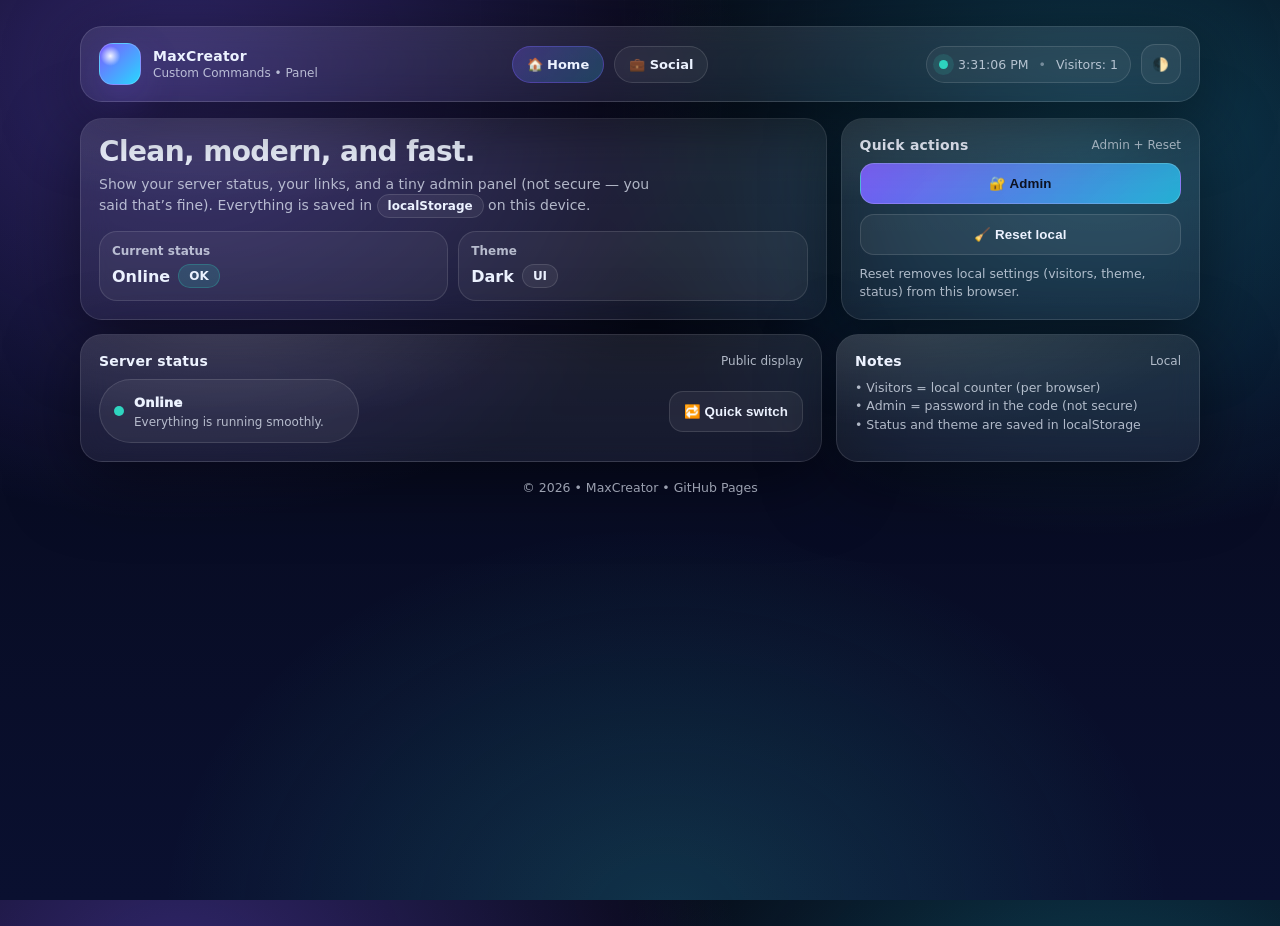
<file: index.html>
<!DOCTYPE html>
<html lang="en">
<head>
  <meta charset="UTF-8" />
  <meta name="viewport" content="width=device-width, initial-scale=1.0" />
  <title>MaxCreator • Custom Commands</title>

  <style>
    :root{
      --bg0:#050714;
      --bg1:#0A1030;

      --text:#ECF2FF;
      --muted:rgba(236,242,255,0.72);

      --card:rgba(255,255,255,0.06);
      --card2:rgba(255,255,255,0.09);
      --stroke:rgba(255,255,255,0.12);

      --accent:#7C5CFF;
      --accent2:#28D7FF;
      --accent3:#2DD4BF;

      --good:#2DD4BF;
      --warn:#FBBF24;
      --bad:#FB7185;

      --shadow: 0 18px 70px rgba(0,0,0,0.50);
      --radius: 22px;
    }

    body.light{
      --bg0:#F4F7FF;
      --bg1:#FFFFFF;

      --text:#0B1020;
      --muted:rgba(11,16,32,0.68);

      --card:rgba(0,0,0,0.04);
      --card2:rgba(0,0,0,0.06);
      --stroke:rgba(0,0,0,0.10);

      --shadow: 0 16px 50px rgba(0,0,0,0.14);
    }

    *{box-sizing:border-box}
    html,body{height:100%}
    body{
      margin:0;
      color:var(--text);
      font-family: ui-sans-serif, system-ui, -apple-system, Segoe UI, Roboto, Arial, "Apple Color Emoji","Segoe UI Emoji";
      background:
        radial-gradient(1000px 800px at 14% 8%, rgba(124,92,255,0.36), transparent 56%),
        radial-gradient(900px 700px at 86% 16%, rgba(40,215,255,0.26), transparent 56%),
        radial-gradient(900px 700px at 52% 102%, rgba(45,212,191,0.18), transparent 56%),
        linear-gradient(180deg, var(--bg0), var(--bg1));
      overflow-x:hidden;
    }

    /* Subtle grid noise overlay */
    body::before{
      content:"";
      position:fixed;
      inset:0;
      pointer-events:none;
      opacity:0.18;
      background:
        linear-gradient(to right, rgba(255,255,255,0.06) 1px, transparent 1px),
        linear-gradient(to bottom, rgba(255,255,255,0.06) 1px, transparent 1px);
      background-size: 48px 48px;
      mask-image: radial-gradient(600px 520px at 50% 8%, black 20%, transparent 65%);
    }

    /* Layout */
    .wrap{
      width:min(1120px, 92vw);
      margin: 26px auto 90px;
    }

    /* Topbar */
    .topbar{
      display:flex;
      align-items:center;
      justify-content:space-between;
      gap:14px;
      padding: 16px 18px;
      border:1px solid var(--stroke);
      background: linear-gradient(180deg, var(--card2), var(--card));
      backdrop-filter: blur(14px);
      border-radius: var(--radius);
      box-shadow: var(--shadow);
      position:sticky;
      top:14px;
      z-index:30;
    }

    .brand{
      display:flex;
      align-items:center;
      gap:12px;
      min-width: 240px;
    }

    .logo{
      width:42px; height:42px;
      border-radius:14px;
      background:
        radial-gradient(16px 16px at 26% 30%, rgba(255,255,255,0.92), rgba(255,255,255,0) 62%),
        linear-gradient(135deg, var(--accent), var(--accent2));
      box-shadow: 0 16px 40px rgba(124,92,255,0.25);
      border:1px solid rgba(255,255,255,0.18);
      flex: 0 0 auto;
    }

    .brand h1{
      font-size: 14px;
      margin:0;
      letter-spacing:0.2px;
      line-height:1.2;
      font-weight: 800;
    }
    .brand p{
      margin:2px 0 0;
      font-size: 12px;
      color:var(--muted);
    }

    .nav{
      display:flex;
      gap:10px;
      align-items:center;
      flex-wrap:wrap;
      justify-content:center;
    }

    .chip{
      border:1px solid var(--stroke);
      background: rgba(255,255,255,0.05);
      color: var(--text);
      padding:10px 14px;
      border-radius: 999px;
      cursor:pointer;
      transition: transform .15s ease, background .15s ease, border-color .15s ease;
      font-weight: 700;
      font-size: 13px;
      display:flex;
      align-items:center;
      gap:8px;
      user-select:none;
    }
    .chip:hover{ transform: translateY(-1px); background: rgba(255,255,255,0.08); }
    .chip.active{
      background: linear-gradient(135deg, rgba(124,92,255,0.28), rgba(40,215,255,0.20));
      border-color: rgba(124,92,255,0.35);
    }

    .right{
      display:flex;
      align-items:center;
      justify-content:flex-end;
      gap:10px;
      min-width: 300px;
    }

    .pill{
      border:1px solid var(--stroke);
      background: rgba(255,255,255,0.05);
      padding: 10px 12px;
      border-radius: 999px;
      display:flex;
      align-items:center;
      gap:10px;
      font-size: 12.5px;
      color: var(--muted);
      white-space:nowrap;
    }

    .dot{
      width:9px; height:9px; border-radius:999px;
      background: var(--good);
      box-shadow: 0 0 0 6px rgba(45,212,191,0.14);
    }

    .iconbtn{
      width:40px; height:40px;
      border-radius: 14px;
      border:1px solid var(--stroke);
      background: rgba(255,255,255,0.06);
      color: var(--text);
      cursor:pointer;
      transition: transform .15s ease, background .15s ease, border-color .15s ease;
      display:grid;
      place-items:center;
      user-select:none;
    }
    .iconbtn:hover{ transform: translateY(-1px); background: rgba(255,255,255,0.10); }
    .iconbtn:active{ transform: translateY(0px) scale(0.98); }

    /* Hero */
    .hero{
      margin-top: 16px;
      display:grid;
      grid-template-columns: 1.35fr 0.65fr;
      gap: 14px;
    }

    @media (max-width: 920px){
      .hero{ grid-template-columns: 1fr; }
      .brand, .right{ min-width:auto; }
      .topbar{ position:static; }
      .pill{ display:none; }
    }

    .panel{
      border:1px solid var(--stroke);
      background: linear-gradient(180deg, var(--card2), var(--card));
      backdrop-filter: blur(14px);
      border-radius: var(--radius);
      box-shadow: var(--shadow);
      padding: 18px;
      overflow:hidden;
      position:relative;
    }

    /* Shiny sweep */
    .panel::after{
      content:"";
      position:absolute;
      inset:-2px;
      background: radial-gradient(500px 180px at 20% -10%, rgba(255,255,255,0.16), transparent 60%);
      pointer-events:none;
      opacity:0.65;
    }

    .heroTitle{
      margin: 0 0 6px;
      font-size: 28px;
      letter-spacing:-0.6px;
      line-height:1.1;
    }
    .heroSub{
      margin: 0;
      color: var(--muted);
      line-height:1.55;
      font-size: 14px;
      max-width: 62ch;
    }

    .stats{
      display:grid;
      grid-template-columns: 1fr 1fr;
      gap:10px;
      margin-top: 14px;
    }

    @media (max-width: 520px){
      .stats{ grid-template-columns: 1fr; }
    }

    .mini{
      border:1px solid var(--stroke);
      background: rgba(255,255,255,0.05);
      border-radius: 18px;
      padding: 12px 12px;
    }
    .mini .k{ font-size:12px; color:var(--muted); margin:0 0 6px; font-weight:650;}
    .mini .v{ font-size:16px; font-weight: 900; margin:0; display:flex; align-items:center; gap:8px;}
    .badge{
      font-size: 12px;
      padding: 4px 10px;
      border-radius: 999px;
      border:1px solid var(--stroke);
      background: rgba(255,255,255,0.06);
      color: var(--text);
      font-weight: 800;
    }

    .cardTitle{
      display:flex;
      align-items:center;
      justify-content:space-between;
      gap:10px;
      margin:0 0 10px;
    }
    .cardTitle h2{
      margin:0;
      font-size: 14px;
      letter-spacing:0.2px;
      font-weight:900;
    }
    .cardTitle span{
      color:var(--muted);
      font-size:12px;
    }

    /* Grid */
    .grid{
      margin-top: 14px;
      display:grid;
      grid-template-columns: repeat(12, 1fr);
      gap: 14px;
    }
    .col-8{ grid-column: span 8; }
    .col-4{ grid-column: span 4; }
    .col-6{ grid-column: span 6; }
    .col-12{ grid-column: span 12; }
    @media (max-width: 920px){
      .col-8,.col-4,.col-6{ grid-column: span 12; }
    }

    /* Status */
    .statusRow{
      display:flex;
      align-items:center;
      justify-content:space-between;
      gap:12px;
      flex-wrap:wrap;
    }

    .statusPill{
      display:flex;
      align-items:center;
      gap:10px;
      padding: 12px 14px;
      border-radius: 999px;
      border:1px solid var(--stroke);
      background: rgba(255,255,255,0.06);
      min-width: 260px;
    }
    .statusPill strong{
      font-size: 13px;
      letter-spacing:0.2px;
      font-weight: 950;
    }
    .statusPill em{
      font-style: normal;
      color: var(--muted);
      font-size: 12px;
    }

    .pulse{
      width:10px; height:10px; border-radius:999px;
      background: var(--good);
      box-shadow: 0 0 0 0 rgba(45,212,191,0.0);
      animation: pulse 1.6s infinite;
    }
    @keyframes pulse{
      0%{ box-shadow: 0 0 0 0 rgba(45,212,191,0.0); }
      45%{ box-shadow: 0 0 0 9px rgba(45,212,191,0.12); }
      100%{ box-shadow: 0 0 0 14px rgba(45,212,191,0.0); }
    }

    .btn{
      border:none;
      cursor:pointer;
      border-radius: 14px;
      padding: 12px 14px;
      font-weight: 900;
      color: var(--text);
      background: rgba(255,255,255,0.06);
      border:1px solid var(--stroke);
      transition: transform .15s ease, background .15s ease, border-color .15s ease;
      user-select:none;
      letter-spacing:0.1px;
    }
    .btn:hover{ transform: translateY(-1px); background: rgba(255,255,255,0.10); }
    .btn:active{ transform: translateY(0px) scale(0.985); }

    .btn.primary{
      background: linear-gradient(135deg, rgba(124,92,255,0.95), rgba(40,215,255,0.75));
      border-color: rgba(255,255,255,0.18);
      color: #0B1020;
    }

    /* Social cards */
    .socialGrid{
      display:grid;
      grid-template-columns: repeat(3, 1fr);
      gap: 10px;
    }
    @media (max-width: 920px){
      .socialGrid{ grid-template-columns: 1fr; }
    }

    .social{
      padding: 14px;
      border-radius: 18px;
      border: 1px solid var(--stroke);
      background: rgba(255,255,255,0.05);
      text-decoration:none;
      color: var(--text);
      transition: transform .15s ease, background .15s ease, border-color .15s ease;
      display:flex;
      align-items:center;
      justify-content:space-between;
      gap:10px;
      position:relative;
      overflow:hidden;
    }

    .social::after{
      content:"";
      position:absolute;
      inset:-2px;
      background: radial-gradient(420px 140px at 18% -12%, rgba(124,92,255,0.22), transparent 60%);
      pointer-events:none;
      opacity:0.75;
    }

    .social:hover{
      transform: translateY(-1px);
      background: rgba(255,255,255,0.09);
      border-color: rgba(124,92,255,0.30);
    }

    .social small{ color:var(--muted); display:block; margin-top:2px; }

    .tag{
      font-size:12px;
      padding: 6px 10px;
      border-radius: 999px;
      border:1px solid var(--stroke);
      background: rgba(255,255,255,0.06);
      white-space:nowrap;
      font-weight: 850;
    }

    /* Admin modal */
    .backdrop{
      position:fixed; inset:0;
      background: rgba(0,0,0,0.55);
      display:none;
      align-items:center;
      justify-content:center;
      z-index: 50;
      padding: 18px;
    }

    .modal{
      width: min(560px, 92vw);
      border-radius: 22px;
      border:1px solid var(--stroke);
      background: linear-gradient(180deg, var(--card2), var(--card));
      box-shadow: var(--shadow);
      backdrop-filter: blur(14px);
      padding: 16px;
      transform: translateY(6px);
      animation: pop .16s ease-out forwards;
    }
    @keyframes pop{
      from{ opacity:0; transform: translateY(10px) scale(0.985); }
      to{ opacity:1; transform: translateY(0px) scale(1); }
    }

    .modalHead{
      display:flex;
      align-items:flex-start;
      justify-content:space-between;
      gap:10px;
      margin-bottom: 10px;
    }
    .modalHead h3{ margin:0; font-size: 15px; font-weight: 950; }
    .modalHead p{ margin: 4px 0 0; color: var(--muted); font-size: 12.5px; line-height:1.45; }

    .row{
      display:grid;
      grid-template-columns: 1fr 1fr;
      gap:10px;
      margin-top: 10px;
    }
    @media (max-width: 560px){
      .row{ grid-template-columns: 1fr; }
    }

    .field{
      border:1px solid var(--stroke);
      background: rgba(255,255,255,0.05);
      border-radius: 16px;
      padding: 10px;
    }

    .field label{
      display:block;
      font-size: 12px;
      color: var(--muted);
      margin-bottom: 6px;
      font-weight: 800;
    }

    input[type="text"], input[type="password"]{
      width:100%;
      border:none;
      outline:none;
      background: transparent;
      color: var(--text);
      font-weight: 850;
      font-size: 14px;
    }

    input[type="color"]{
      width:100%;
      height:42px;
      border:none;
      background: transparent;
      padding:0;
      cursor:pointer;
    }

    .hint{
      margin:10px 0 0;
      color: var(--muted);
      font-size: 12.5px;
      line-height:1.45;
    }

    .modalActions{
      display:flex;
      gap:10px;
      justify-content:flex-end;
      margin-top: 12px;
      flex-wrap:wrap;
    }

    /* Toast */
    .toast{
      position: fixed;
      left: 50%;
      bottom: 18px;
      transform: translateX(-50%);
      padding: 12px 14px;
      border-radius: 999px;
      border:1px solid rgba(255,255,255,0.16);
      background: rgba(0,0,0,0.55);
      color: #fff;
      backdrop-filter: blur(10px);
      box-shadow: 0 14px 40px rgba(0,0,0,0.35);
      display:none;
      z-index: 80;
      font-weight: 900;
      font-size: 13px;
      max-width: 92vw;
      text-align:center;
    }

    /* Footer */
    .footer{
      margin-top: 18px;
      color: var(--muted);
      font-size: 12.5px;
      text-align:center;
      opacity: 0.9;
    }

    /* Hide tabs */
    .tab{ display:none; }
    .tab.active{ display:block; }

    /* Reduced motion */
    @media (prefers-reduced-motion: reduce){
      *{ animation:none !important; transition:none !important; }
      body::before{ display:none; }
    }
  </style>
</head>

<body>
  <div class="wrap">

    <div class="topbar">
      <div class="brand">
        <div class="logo" aria-hidden="true"></div>
        <div>
          <h1>MaxCreator</h1>
          <p>Custom Commands • Panel</p>
        </div>
      </div>

      <div class="nav" role="navigation" aria-label="Navigation">
        <div class="chip active" id="tabBtn-home" onclick="showTab('home')">🏠 Home</div>
        <div class="chip" id="tabBtn-social" onclick="showTab('social')">💼 Social</div>
      </div>

      <div class="right">
        <div class="pill" title="Time + visitors (local)">
          <span class="dot" aria-hidden="true"></span>
          <span id="clock">--:--:--</span>
          <span style="opacity:.55">•</span>
          <span id="visitorCount">Visitors: 0</span>
        </div>
        <button class="iconbtn" onclick="toggleTheme()" title="Light / dark mode">🌓</button>
      </div>
    </div>

    <div class="hero">
      <div class="panel">
        <h2 class="heroTitle">Clean, modern, and fast.</h2>
        <p class="heroSub">
          Show your server status, your links, and a tiny admin panel (not secure — you said that’s fine).
          Everything is saved in <span class="badge">localStorage</span> on this device.
        </p>

        <div class="stats">
          <div class="mini">
            <p class="k">Current status</p>
            <p class="v"><span id="statusLabel">Online</span> <span class="badge" id="statusBadge">OK</span></p>
          </div>
          <div class="mini">
            <p class="k">Theme</p>
            <p class="v"><span id="themeLabel">Dark</span> <span class="badge">UI</span></p>
          </div>
        </div>
      </div>

      <div class="panel">
        <div class="cardTitle">
          <h2>Quick actions</h2>
          <span>Admin + Reset</span>
        </div>
        <button class="btn primary" style="width:100%;" onclick="openAdmin()">🔐 Admin</button>
        <div style="height:10px;"></div>
        <button class="btn" style="width:100%;" onclick="resetLocal()">🧹 Reset local</button>
        <p class="hint">
          Reset removes local settings (visitors, theme, status) from this browser.
        </p>
      </div>
    </div>

    <!-- HOME -->
    <div id="home" class="tab active">
      <div class="grid">
        <div class="panel col-8">
          <div class="cardTitle">
            <h2>Server status</h2>
            <span>Public display</span>
          </div>

          <div class="statusRow">
            <div class="statusPill" id="statusPill">
              <div class="pulse" id="statusPulse" aria-hidden="true"></div>
              <div>
                <strong id="serverStatusText">Online</strong><br/>
                <em id="serverStatusSub">Everything is running smoothly.</em>
              </div>
            </div>

            <button class="btn" onclick="cycleStatus()">🔁 Quick switch</button>
          </div>
        </div>

        <div class="panel col-4">
          <div class="cardTitle">
            <h2>Notes</h2>
            <span>Local</span>
          </div>
          <p class="hint" style="margin:0;">
            • Visitors = local counter (per browser)<br/>
            • Admin = password in the code (not secure)<br/>
            • Status and theme are saved in localStorage
          </p>
        </div>
      </div>
    </div>

    <!-- SOCIAL -->
    <div id="social" class="tab">
      <div class="grid">
        <div class="panel col-12">
          <div class="cardTitle">
            <h2>Social / business</h2>
            <span>put your real links</span>
          </div>

          <div class="socialGrid">
            <a class="social" href="#" id="linkDiscord" target="_blank" rel="noopener">
              <div>
                <strong>Discord</strong>
                <small>Server / contact</small>
              </div>
              <span class="tag">Join</span>
            </a>

            <a class="social" href="#" id="linkTikTok" target="_blank" rel="noopener">
              <div>
                <strong>TikTok</strong>
                <small>Shorts & content</small>
              </div>
              <span class="tag">Follow</span>
            </a>

            <a class="social" href="#" id="linkYouTube" target="_blank" rel="noopener">
              <div>
                <strong>YouTube</strong>
                <small>Channel & videos</small>
              </div>
              <span class="tag">Subscribe</span>
            </a>
          </div>

          <p class="hint">
            Tip: if you want, I can also add link editing inside the admin panel.
          </p>
        </div>
      </div>
    </div>

    <div class="footer">
      © <span id="year"></span> • MaxCreator • GitHub Pages
    </div>
  </div>

  <!-- ADMIN MODAL -->
  <div class="backdrop" id="backdrop" onclick="closeAdmin(event)">
    <div class="modal" role="dialog" aria-modal="true" aria-label="Admin panel" onclick="event.stopPropagation()">
      <div class="modalHead">
        <div>
          <h3>Admin panel</h3>
          <p>
            Yes, it’s not secure. That’s intentional.<br/>
            It only customizes the status on this browser.
          </p>
        </div>
        <button class="iconbtn" onclick="closeAdmin()" title="Close">✖️</button>
      </div>

      <div class="row" id="loginRow">
        <div class="field">
          <label>Password</label>
          <input type="password" id="adminPass" placeholder="password" />
        </div>
        <div class="field">
          <label>Action</label>
          <button class="btn primary" style="width:100%;" onclick="login()">Log in</button>
        </div>
      </div>

      <div id="adminRow" style="display:none;">
        <div class="row">
          <div class="field">
            <label>Status text</label>
            <input type="text" id="newServerStatus" placeholder="e.g. Maintenance" />
          </div>
          <div class="field">
            <label>Color</label>
            <input type="color" id="serverColor" value="#2DD4BF" />
          </div>
        </div>

        <div class="row">
          <div class="field">
            <label>Sub text</label>
            <input type="text" id="statusSub" placeholder="e.g. Back in 1 hour" />
          </div>
          <div class="field">
            <label>Shortcut</label>
            <button class="btn" style="width:100%;" onclick="logout()">Log out</button>
          </div>
        </div>

        <div class="modalActions">
          <button class="btn" onclick="applySavedStatus()">Cancel</button>
          <button class="btn primary" onclick="updateServer()">Save</button>
        </div>
      </div>

      <p class="hint">
        Security note: anyone can view the password in your page source.
      </p>
    </div>
  </div>

  <div class="toast" id="toast">OK</div>

  <script>
    // ===========================
    // Settings (NOT secure)
    // ===========================
    // The password is visible in the source code. You said that's fine.
    const ADMIN_PASSWORD = "max";

    // localStorage keys
    const K_THEME = "mc_theme";
    const K_VISITS = "mc_visits";
    const K_STATUS_TEXT = "mc_status_text";
    const K_STATUS_SUB = "mc_status_sub";
    const K_STATUS_COLOR = "mc_status_color";

    let isAdmin = false;

    // ===========================
    // Utilities
    // ===========================
    function $(id){ return document.getElementById(id); }

    function showToast(message){
      const t = $("toast");
      t.textContent = message;
      t.style.display = "block";
      clearTimeout(window.__toastTimer);
      window.__toastTimer = setTimeout(() => t.style.display = "none", 1600);
    }

    // ===========================
    // Tabs
    // ===========================
    function showTab(tab){
      ["home","social"].forEach(id => {
        const el = $(id);
        el.classList.toggle("active", id === tab);
      });
      ["home","social"].forEach(id => {
        const btn = $("tabBtn-" + id);
        btn.classList.toggle("active", id === tab);
      });
    }

    // ===========================
    // Theme
    // ===========================
    function applySavedTheme(){
      const saved = localStorage.getItem(K_THEME) || "dark";
      document.body.classList.toggle("light", saved === "light");
      $("themeLabel").textContent = (saved === "light") ? "Light" : "Dark";
    }

    function toggleTheme(){
      const isLight = document.body.classList.toggle("light");
      localStorage.setItem(K_THEME, isLight ? "light" : "dark");
      applySavedTheme();
      showToast(isLight ? "Light mode" : "Dark mode");
    }

    // ===========================
    // Clock
    // ===========================
    function updateClock(){
      const now = new Date();
      $("clock").textContent = now.toLocaleTimeString("en-US");
    }

    // ===========================
    // Visits
    // ===========================
    function updateVisits(){
      const current = Number(localStorage.getItem(K_VISITS) || "0") + 1;
      localStorage.setItem(K_VISITS, String(current));
      $("visitorCount").textContent = "Visitors: " + current;
    }

    // ===========================
    // Status
    // ===========================
    function applySavedStatus(){
      const text = localStorage.getItem(K_STATUS_TEXT) || "Online";
      const sub  = localStorage.getItem(K_STATUS_SUB)  || "Everything is running smoothly.";
      const color = localStorage.getItem(K_STATUS_COLOR) || "#2DD4BF";

      $("serverStatusText").textContent = text;
      $("serverStatusSub").textContent = sub;

      // Color
      $("statusPulse").style.background = color;

      // Badge logic (simple keywords)
      const badge = $("statusBadge");
      const label = $("statusLabel");
      label.textContent = text;

      const t = text.toLowerCase();
      if (t.includes("offline") || t.includes("down") || t.includes("error")){
        badge.textContent = "DOWN";
        badge.style.background = "rgba(251,113,133,0.18)";
        badge.style.borderColor = "rgba(251,113,133,0.28)";
      } else if (t.includes("maint") || t.includes("slow") || t.includes("warn")){
        badge.textContent = "WARN";
        badge.style.background = "rgba(251,191,36,0.18)";
        badge.style.borderColor = "rgba(251,191,36,0.28)";
      } else {
        badge.textContent = "OK";
        badge.style.background = "rgba(45,212,191,0.16)";
        badge.style.borderColor = "rgba(45,212,191,0.26)";
      }
    }

    function cycleStatus(){
      const cur = (localStorage.getItem(K_STATUS_TEXT) || "Online").toLowerCase();

      if (cur.includes("online")){
        localStorage.setItem(K_STATUS_TEXT, "Maintenance");
        localStorage.setItem(K_STATUS_SUB, "Back soon.");
        localStorage.setItem(K_STATUS_COLOR, "#FBBF24");
      } else if (cur.includes("maint")){
        localStorage.setItem(K_STATUS_TEXT, "Offline");
        localStorage.setItem(K_STATUS_SUB, "Issue in progress.");
        localStorage.setItem(K_STATUS_COLOR, "#FB7185");
      } else {
        localStorage.setItem(K_STATUS_TEXT, "Online");
        localStorage.setItem(K_STATUS_SUB, "Everything is running smoothly.");
        localStorage.setItem(K_STATUS_COLOR, "#2DD4BF");
      }

      applySavedStatus();
      showToast("Status updated");
    }

    // ===========================
    // Admin
    // ===========================
    function openAdmin(){
      $("backdrop").style.display = "flex";
      $("loginRow").style.display = isAdmin ? "none" : "grid";
      $("adminRow").style.display = isAdmin ? "block" : "none";

      if(!isAdmin){
        $("adminPass").value = "";
        $("adminPass").focus();
      } else {
        // Pre-fill fields
        $("newServerStatus").value = localStorage.getItem(K_STATUS_TEXT) || "Online";
        $("statusSub").value = localStorage.getItem(K_STATUS_SUB) || "Everything is running smoothly.";
        $("serverColor").value = localStorage.getItem(K_STATUS_COLOR) || "#2DD4BF";
      }
    }

    function closeAdmin(){
      $("backdrop").style.display = "none";
    }

    function closeAdminFromEsc(e){
      if(e.key === "Escape" && $("backdrop").style.display === "flex"){
        closeAdmin();
      }
    }

    function login(){
      const pass = $("adminPass").value;
      if(pass === ADMIN_PASSWORD){
        isAdmin = true;
        $("loginRow").style.display = "none";
        $("adminRow").style.display = "block";

        // Pre-fill fields
        $("newServerStatus").value = localStorage.getItem(K_STATUS_TEXT) || "Online";
        $("statusSub").value = localStorage.getItem(K_STATUS_SUB) || "Everything is running smoothly.";
        $("serverColor").value = localStorage.getItem(K_STATUS_COLOR) || "#2DD4BF";

        showToast("Admin enabled");
      } else {
        showToast("Wrong password");
      }
    }

    function logout(){
      isAdmin = false;
      $("adminRow").style.display = "none";
      $("loginRow").style.display = "grid";
      showToast("Logged out");
    }

    function updateServer(){
      if(!isAdmin) return showToast("Admin only");

      const text = $("newServerStatus").value.trim();
      const sub  = $("statusSub").value.trim();
      const color = $("serverColor").value;

      if(!text) return showToast("Type a status text");

      localStorage.setItem(K_STATUS_TEXT, text);
      localStorage.setItem(K_STATUS_SUB, sub || "—");
      localStorage.setItem(K_STATUS_COLOR, color || "#2DD4BF");

      applySavedStatus();
      showToast("Saved");
      closeAdmin();
    }

    // ===========================
    // Reset
    // ===========================
    function resetLocal(){
      localStorage.removeItem(K_THEME);
      localStorage.removeItem(K_VISITS);
      localStorage.removeItem(K_STATUS_TEXT);
      localStorage.removeItem(K_STATUS_SUB);
      localStorage.removeItem(K_STATUS_COLOR);

      applySavedTheme();
      applySavedStatus();
      updateVisits();
      showToast("Local reset done");
    }

    // ===========================
    // Init
    // ===========================
    (function init(){
      $("year").textContent = String(new Date().getFullYear());

      applySavedTheme();
      applySavedStatus();

      updateClock();
      setInterval(updateClock, 1000);

      updateVisits();

      // Default links (replace these)
      $("linkDiscord").href = "#";
      $("linkTikTok").href = "#";
      $("linkYouTube").href = "#";

      // Close modal with ESC
      window.addEventListener("keydown", closeAdminFromEsc);
    })();
  </script>
</body>
</html>
</file>
